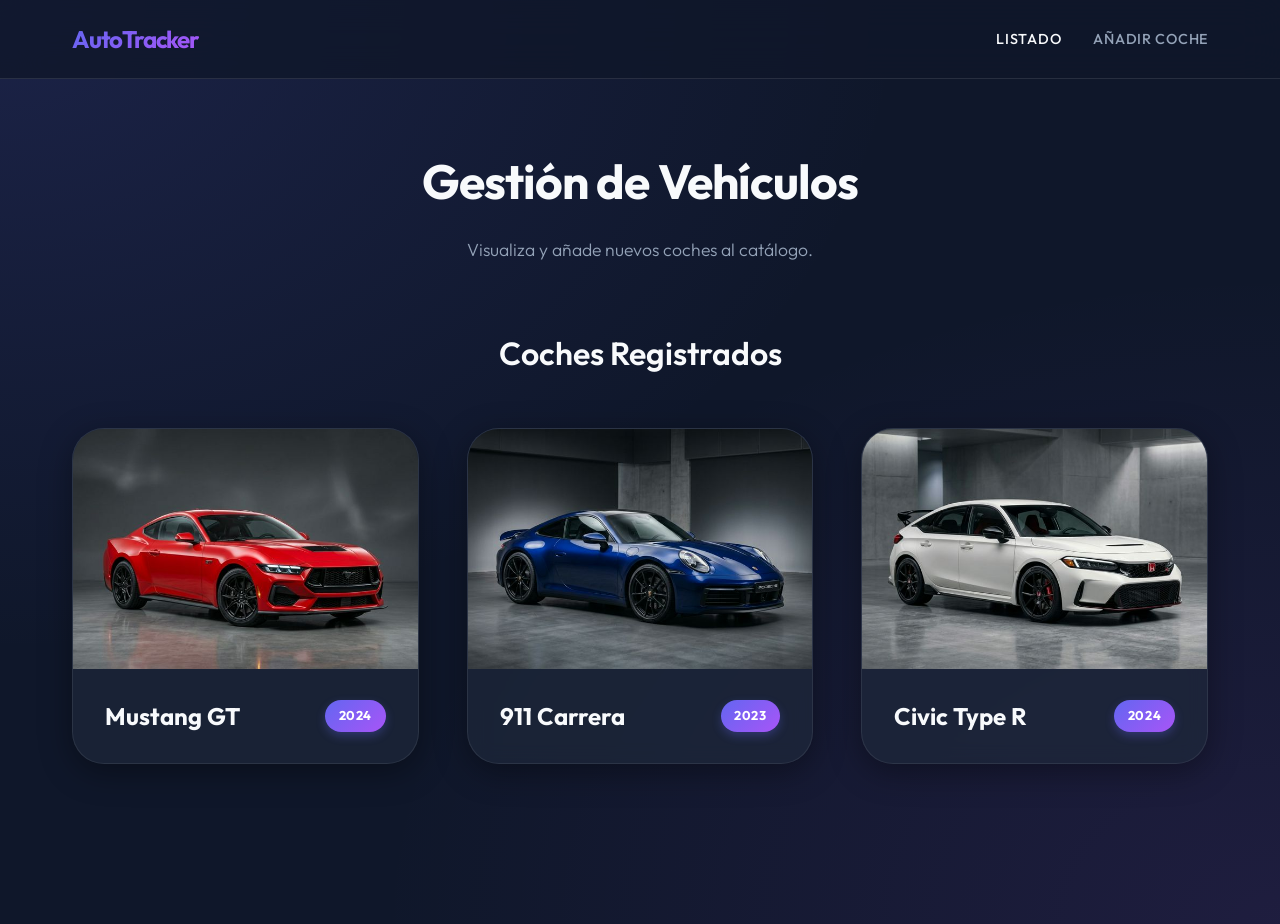
<file: web/index.html>
<!DOCTYPE html>
<html lang="es">
<head>
    <meta charset="UTF-8">
    <meta name="viewport" content="width=device-width, initial-scale=1.0">
    <meta name="description" content="Catálogo de coches modernos con listado y formulario para añadir nuevos vehículos">
    <title>Catálogo de Coches</title>
    <link rel="stylesheet" href="styles.css">
    <link href="https://fonts.googleapis.com/css2?family=Outfit:wght@300;400;500;600;700&family=Inter:wght@400;500;600&display=swap" rel="stylesheet">
</head>
<body>
    <nav class="navbar">
        <div class="nav-content">
            <h1 class="logo">AutoTracker</h1>
            <ul class="nav-links">
                <li><a href="index.html" class="active">Listado</a></li>
                <li><a href="nuevo_coche.html">Añadir Coche</a></li>
            </ul>
        </div>
    </nav>

    <main class="container">
        <!-- Dashboard Header -->
        <header class="dashboard-header">
            <h2>Gestión de Vehículos</h2>
            <p>Visualiza y añade nuevos coches al catálogo.</p>
        </header>

        <section id="listado" class="list-section">
            <div class="section-header">
                <h3>Coches Registrados</h3>
            </div>
            <div class="car-grid">
                <!-- Coche 1 -->
                <article class="car-card">
                    <div class="car-card-img">
                        <img src="img/ford_mustang.png" alt="Mustang GT">
                    </div>
                    <div class="car-card-content">
                        <div class="car-card-header">
                            <h4>Mustang GT</h4>
                            <span class="car-tag">2024</span>
                        </div>
                        <div class="car-details">
                            <div class="car-info">
                                <p><strong>Marca:</strong> Ford</p>
                                <p><strong>Modelo:</strong> Fastback</p>
                                <p><strong>Precio:</strong> <span class="price">$55,000</span></p>
                                <div class="color-info">
                                    <strong>Color:</strong>
                                    <div class="color-value">
                                        <span class="color-badge" style="background-color: #dc2626;"></span> Rojo
                                    </div>
                                </div>
                                <p><strong>Origen:</strong> Estados Unidos</p>
                            </div>
                            <div class="car-card-actions">
                                <button class="btn btn-secondary btn-sm" title="Editar">✏️ Editar</button>
                                <button class="btn btn-danger btn-sm" title="Eliminar">🗑️ Eliminar</button>
                            </div>
                        </div>
                    </div>
                </article>

                <!-- Coche 2 -->
                <article class="car-card">
                    <div class="car-card-img">
                        <img src="img/porsche_911.png" alt="911 Carrera">
                    </div>
                    <div class="car-card-content">
                        <div class="car-card-header">
                            <h4>911 Carrera</h4>
                            <span class="car-tag">2023</span>
                        </div>
                        <div class="car-details">
                            <div class="car-info">
                                <p><strong>Marca:</strong> Porsche</p>
                                <p><strong>Modelo:</strong> 992</p>
                                <p><strong>Precio:</strong> <span class="price">$114,400</span></p>
                                <div class="color-info">
                                    <strong>Color:</strong>
                                    <div class="color-value">
                                        <span class="color-badge" style="background-color: #2563eb;"></span> Azul
                                    </div>
                                </div>
                                <p><strong>Origen:</strong> Alemania</p>
                            </div>
                            <div class="car-card-actions">
                                <button class="btn btn-secondary btn-sm" title="Editar">✏️ Editar</button>
                                <button class="btn btn-danger btn-sm" title="Eliminar">🗑️ Eliminar</button>
                            </div>
                        </div>
                    </div>
                </article>

                <!-- Coche 3 -->
                <article class="car-card">
                    <div class="car-card-img">
                        <img src="img/honda_civic.png" alt="Civic Type R">
                    </div>
                    <div class="car-card-content">
                        <div class="car-card-header">
                            <h4>Civic Type R</h4>
                            <span class="car-tag">2024</span>
                        </div>
                        <div class="car-details">
                            <div class="car-info">
                                <p><strong>Marca:</strong> Honda</p>
                                <p><strong>Modelo:</strong> Hatchback</p>
                                <p><strong>Precio:</strong> <span class="price">$44,795</span></p>
                                <div class="color-info">
                                    <strong>Color:</strong>
                                    <div class="color-value">
                                        <span class="color-badge" style="background-color: #f8fafc; border: 1px solid #cbd5e1;"></span> Blanco
                                    </div>
                                </div>
                                <p><strong>Origen:</strong> Japón</p>
                            </div>
                            <div class="car-card-actions">
                                <button class="btn btn-secondary btn-sm" title="Editar">✏️ Editar</button>
                                <button class="btn btn-danger btn-sm" title="Eliminar">🗑️ Eliminar</button>
                            </div>
                        </div>
                    </div>
                </article>
            </div>
        </section>


    </main>

    <script>
        document.addEventListener('DOMContentLoaded', () => {
            const carCards = document.querySelectorAll('.car-card');
            carCards.forEach(card => {
                card.addEventListener('click', (e) => {
                    // Evitar que el click en los botones de acción expanda/contraiga la tarjeta
                    if (!e.target.closest('button')) {
                        // Comprobar si esta carta ya está abierta para cerrarla, si no, cerramos las de más y abrimos
                        const isExpanded = card.classList.contains('expanded');
                        
                        // Cerramos todas
                        carCards.forEach(c => c.classList.remove('expanded'));
                        
                        // Si no estaba abierta, la abrimos
                        if (!isExpanded) {
                            card.classList.add('expanded');
                        }
                    }
                });
            });
        });
    </script>
</body>
</html>
</file>
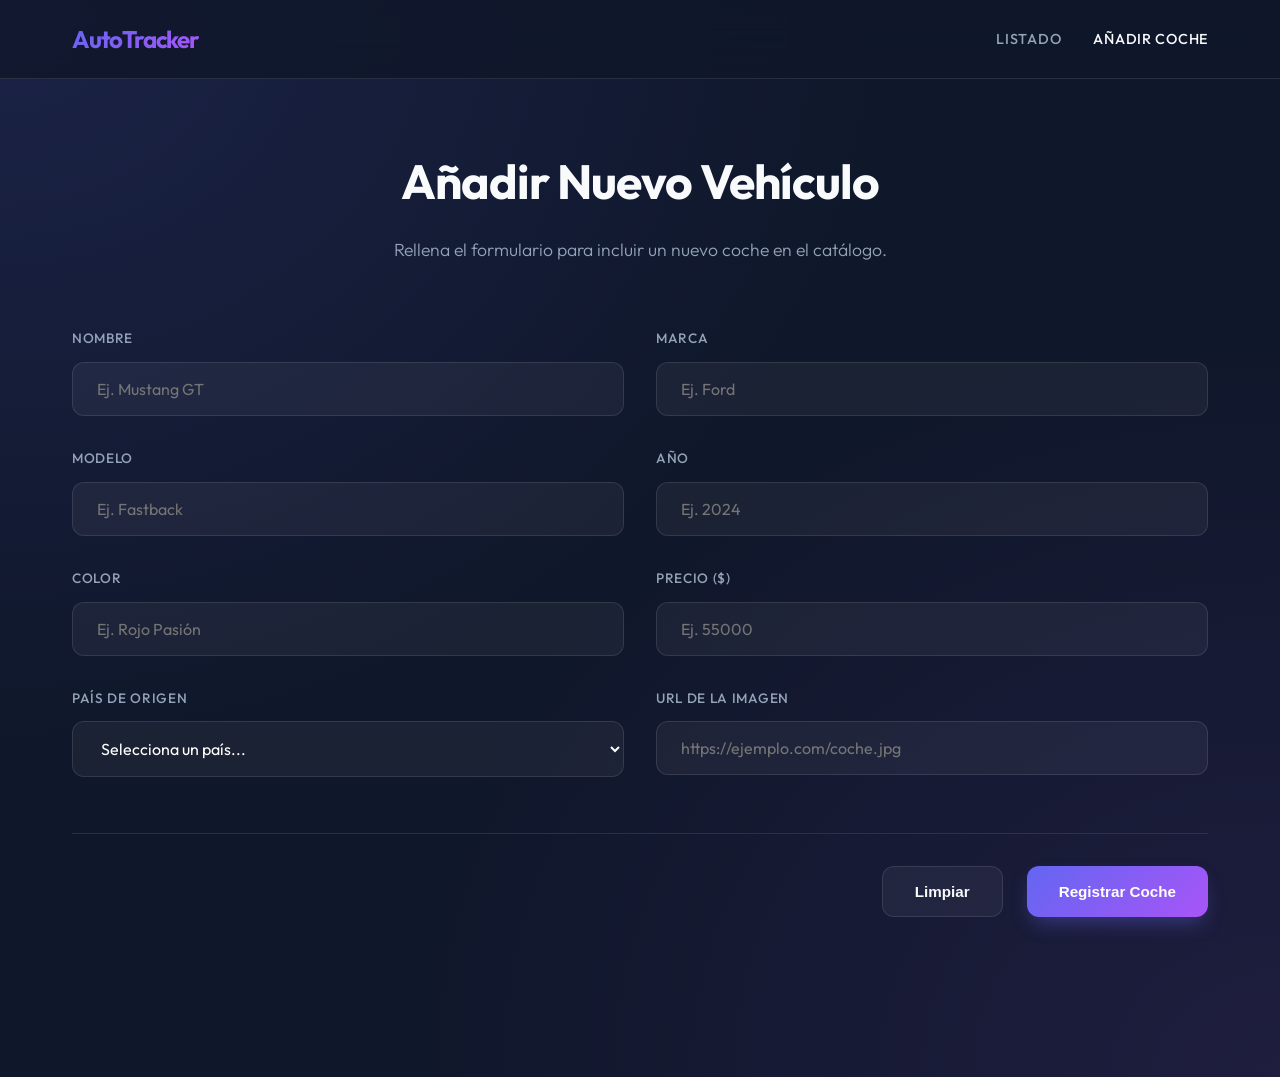
<file: web/nuevo_coche.html>
<!DOCTYPE html>
<html lang="es">
<head>
    <meta charset="UTF-8">
    <meta name="viewport" content="width=device-width, initial-scale=1.0">
    <meta name="description" content="Catálogo de coches modernos con listado y formulario para añadir nuevos vehículos">
    <title>Añadir Nuevo Coche</title>
    <link rel="stylesheet" href="styles.css">
    <link href="https://fonts.googleapis.com/css2?family=Outfit:wght@300;400;500;600;700&family=Inter:wght@400;500;600&display=swap" rel="stylesheet">
</head>
<body>
    <nav class="navbar">
        <div class="nav-content">
            <h1 class="logo">AutoTracker</h1>
            <ul class="nav-links">
                <li><a href="index.html">Listado</a></li>
                <li><a href="nuevo_coche.html" class="active">Añadir Coche</a></li>
            </ul>
        </div>
    </nav>

    <main class="container">
        <!-- Dashboard Header -->
        <header class="dashboard-header">
            <h2>Añadir Nuevo Vehículo</h2>
            <p>Rellena el formulario para incluir un nuevo coche en el catálogo.</p>
        </header>

        <!-- Section: Formulario -->
        <section id="nuevo" class="card">
            <form class="car-form">
                <div class="form-grid">
                    <div class="form-group">
                        <label for="nombre">Nombre</label>
                        <input type="text" id="nombre" name="nombre" placeholder="Ej. Mustang GT" required>
                    </div>
                    
                    <div class="form-group">
                        <label for="marca">Marca</label>
                        <input type="text" id="marca" name="marca" placeholder="Ej. Ford" required>
                    </div>

                    <div class="form-group">
                        <label for="modelo">Modelo</label>
                        <input type="text" id="modelo" name="modelo" placeholder="Ej. Fastback" required>
                    </div>

                    <div class="form-group">
                        <label for="anio">Año</label>
                        <input type="number" id="anio" name="anio" min="1886" max="2100" placeholder="Ej. 2024" required>
                    </div>

                    <div class="form-group">
                        <label for="color">Color</label>
                        <input type="text" id="color" name="color" placeholder="Ej. Rojo Pasión" required>
                    </div>

                    <div class="form-group">
                        <label for="precio">Precio ($)</label>
                        <input type="number" id="precio" name="precio" placeholder="Ej. 55000" min="0" required>
                    </div>

                    <div class="form-group">
                        <label for="pais">País de Origen</label>
                        <select id="pais" name="pais" required>
                            <option value="">Selecciona un país...</option>
                            <option value="Alemania">Alemania</option>
                            <option value="Corea del Sur">Corea del Sur</option>
                            <option value="Estados Unidos">Estados Unidos</option>
                            <option value="Francia">Francia</option>
                            <option value="Italia">Italia</option>
                            <option value="Japón">Japón</option>
                            <option value="Reino Unido">Reino Unido</option>
                            <option value="Otro">Otro</option>
                        </select>
                    </div>

                    <div class="form-group">
                        <label for="imagen">URL de la Imagen</label>
                        <input type="url" id="imagen" name="imagen" placeholder="https://ejemplo.com/coche.jpg">
                    </div>
                </div>

                <div class="form-actions">
                    <button type="reset" class="btn btn-secondary">Limpiar</button>
                    <button type="submit" class="btn btn-primary">Registrar Coche</button>
                </div>
            </form>
        </section>
    </main>
</body>
</html>
</file>
<file: web/styles.css>
/* Design System & Variables */
:root {
    --primary-color: #6366f1;     /* Indigo 500 */
    --primary-gradient: linear-gradient(135deg, #6366f1 0%, #a855f7 100%);
    --bg-color: #0f172a;          /* Slate 900 */
    --card-bg: rgba(30, 41, 59, 0.7); /* Slate 800 with transparency */
    --surface-bg: rgba(255, 255, 255, 0.03);
    
    --text-main: #f8fafc;         /* Slate 50 */
    --text-muted: #94a3b8;        /* Slate 400 */
    
    --border-color: rgba(255, 255, 255, 0.1);
    --glass-border: rgba(255, 255, 255, 0.08);
    
    --shadow-soft: 0 8px 32px 0 rgba(0, 0, 0, 0.37);
    --shadow-inner: inset 0 1px 1px 0 rgba(255, 255, 255, 0.05);
    
    --radius-md: 12px;
    --radius-lg: 24px;
    --radius-xl: 32px;
    
    --transition: all 0.4s cubic-bezier(0.4, 0, 0.2, 1);
}

* {
    margin: 0;
    padding: 0;
    box-sizing: border-box;
}

body {
    font-family: 'Outfit', 'Inter', sans-serif;
    background-color: var(--bg-color);
    background-image: 
        radial-gradient(at 0% 0%, rgba(99, 102, 241, 0.15) 0px, transparent 50%),
        radial-gradient(at 100% 100%, rgba(168, 85, 247, 0.1) 0px, transparent 50%);
    color: var(--text-main);
    line-height: 1.6;
    min-height: 100vh;
    -webkit-font-smoothing: antialiased;
}

/* Navbar */
.navbar {
    background: rgba(15, 23, 42, 0.8);
    backdrop-filter: blur(20px);
    -webkit-backdrop-filter: blur(20px);
    border-bottom: 1px solid var(--border-color);
    position: sticky;
    top: 0;
    z-index: 100;
}

.nav-content {
    max-width: 1200px;
    margin: 0 auto;
    padding: 1.25rem 2rem;
    display: flex;
    justify-content: space-between;
    align-items: center;
}

.logo {
    font-size: 1.5rem;
    font-weight: 700;
    background: var(--primary-gradient);
    background-clip: text;
    -webkit-background-clip: text;
    -webkit-text-fill-color: transparent;
    letter-spacing: -0.05em;
}

.nav-links {
    list-style: none;
    display: flex;
    gap: 2rem;
}

.nav-links a {
    text-decoration: none;
    color: var(--text-muted);
    font-weight: 500;
    transition: var(--transition);
    font-size: 0.9rem;
    letter-spacing: 0.05em;
    text-transform: uppercase;
}

.nav-links a:hover, .nav-links a.active {
    color: var(--text-main);
}

/* Container */
.container {
    max-width: 1200px;
    margin: 0 auto;
    padding: 4rem 2rem;
}

.dashboard-header {
    margin-bottom: 4rem;
    text-align: center;
}

.dashboard-header h2 {
    font-size: 3rem;
    font-weight: 700;
    letter-spacing: -0.02em;
    margin-bottom: 1rem;
}

.dashboard-header p {
    color: var(--text-muted);
    font-size: 1.1rem;
    font-weight: 300;
}

/* Sections */
.list-section, .card {
    margin-bottom: 6rem;
}

.section-header {
    text-align: center;
    margin-bottom: 3rem;
}

.section-header h3 {
    font-size: 2rem;
    font-weight: 600;
}

/* Car Cards */
.car-grid {
    display: grid;
    grid-template-columns: repeat(auto-fill, minmax(340px, 1fr));
    gap: 3rem;
}

.car-card {
    background: var(--card-bg);
    backdrop-filter: blur(10px);
    -webkit-backdrop-filter: blur(10px);
    border: 1px solid var(--glass-border);
    border-radius: var(--radius-xl);
    overflow: hidden;
    transition: var(--transition);
    box-shadow: var(--shadow-soft), var(--shadow-inner);
    display: flex;
    flex-direction: column;
    cursor: pointer;
}

.car-card:hover {
    transform: translateY(-10px) scale(1.02);
    border-color: rgba(99, 102, 241, 0.3);
}

.car-card-img {
    width: 100%;
    height: 240px;
    overflow: hidden;
    position: relative;
}

.car-card-img img {
    width: 100%;
    height: 100%;
    object-fit: cover;
    transition: var(--transition);
}

.car-card:hover .car-card-img img {
    transform: scale(1.1);
}

.car-card-content {
    padding: 1.75rem 2rem;
    text-align: left;
}

.car-card-header {
    display: flex;
    justify-content: space-between;
    align-items: center;
}

.car-card-header h4 {
    font-size: 1.5rem;
    font-weight: 700;
    margin-bottom: 0;
    color: var(--text-main);
}

.car-tag {
    font-size: 0.8rem;
    font-weight: 700;
    color: #fff;
    background: var(--primary-gradient);
    text-transform: uppercase;
    letter-spacing: 0.05em;
    padding: 0.35rem 0.85rem;
    border-radius: 999px;
    box-shadow: 0 4px 10px rgba(99, 102, 241, 0.3);
}

.car-details {
    max-height: 0;
    opacity: 0;
    overflow: hidden;
    transition: all 0.5s ease-in-out;
}

.car-card.expanded .car-details {
    max-height: 1000px;
    opacity: 1;
    border-top: 1px solid var(--glass-border);
    margin-top: 1.5rem;
    padding-top: 1.5rem;
}

.car-info {
    margin-bottom: 1.5rem;
}

.car-info p, .color-info {
    display: flex;
    justify-content: space-between;
    align-items: center;
    padding: 0.85rem 0;
    border-bottom: 1px solid var(--glass-border);
    font-size: 0.95rem;
    color: var(--text-muted);
}

.car-info p:last-child {
    border-bottom: none;
}

.car-info strong {
    color: var(--text-main);
    font-weight: 500;
}

.price {
    font-size: 1.25rem;
    font-weight: 800;
    color: #fff;
    background: var(--primary-gradient);
    background-clip: text;
    -webkit-background-clip: text;
    -webkit-text-fill-color: transparent;
}

.color-badge {
    display: inline-block;
    width: 14px;
    height: 14px;
    border-radius: 50%;
    margin-right: 0.5rem;
    box-shadow: 0 0 10px rgba(0,0,0,0.5);
    vertical-align: middle;
}

.color-value {
    display: flex;
    align-items: center;
}

.car-card-actions {
    display: flex;
    gap: 1rem;
    margin-top: 1rem;
}

/* Form Styles */
.card.mt-8 {
    background: var(--surface-bg);
    border-radius: var(--radius-xl);
    padding: 3rem;
    max-width: 800px;
    margin: 0 auto;
}

.car-form {
    display: grid;
    gap: 2.5rem;
}

.form-actions {
    display: flex;
    justify-content: flex-end;
    gap: 1.5rem;
    margin-top: 1rem;
    padding-top: 2rem;
    border-top: 1px solid var(--border-color);
}

.form-grid {
    display: grid;
    grid-template-columns: repeat(2, 1fr);
    gap: 2rem;
}

@media (max-width: 768px) {
    .form-grid {
        grid-template-columns: 1fr;
    }
}

.form-group {
    display: flex;
    flex-direction: column;
    gap: 0.75rem;
}

.form-group label {
    font-size: 0.85rem;
    font-weight: 500;
    color: var(--text-muted);
    text-transform: uppercase;
    letter-spacing: 0.05em;
}

.form-group input, .form-group select {
    background: rgba(255, 255, 255, 0.05);
    border: 1px solid var(--border-color);
    padding: 1rem 1.5rem;
    border-radius: var(--radius-md);
    color: #fff;
    font-family: inherit;
    font-size: 1rem;
    transition: var(--transition);
}

.form-group input:focus, .form-group select:focus {
    outline: none;
    background: rgba(255, 255, 255, 0.08);
    border-color: var(--primary-color);
    box-shadow: 0 0 0 4px rgba(99, 102, 241, 0.15);
}

/* Buttons */
.btn {
    padding: 1rem 2rem;
    border-radius: var(--radius-md);
    font-weight: 600;
    font-size: 0.95rem;
    cursor: pointer;
    transition: var(--transition);
    border: none;
    display: flex;
    align-items: center;
    justify-content: center;
}

.btn-primary {
    background: var(--primary-gradient);
    color: white;
    box-shadow: 0 10px 20px -5px rgba(99, 102, 241, 0.4);
}

.btn-primary:hover {
    transform: translateY(-2px);
    box-shadow: 0 15px 25px -5px rgba(99, 102, 241, 0.5);
}

.btn-secondary {
    background: rgba(255, 255, 255, 0.05);
    color: #f8fafc;
    border: 1px solid var(--border-color);
}

.btn-secondary:hover {
    background: rgba(255, 255, 255, 0.1);
}

.btn-danger {
    background: rgba(239, 68, 68, 0.1);
    color: #ef4444;
}

.btn-danger:hover {
    background: rgba(239, 68, 68, 0.2);
}

.btn-sm {
    padding: 0.75rem 1.25rem;
    font-size: 0.85rem;
}

/* Animations */
@keyframes fadeInUp {
    from {
        opacity: 0;
        transform: translateY(20px);
    }
    to {
        opacity: 1;
        transform: translateY(0);
    }
}

.car-card {
    animation: fadeInUp 0.8s ease-out forwards;
}

.car-card:nth-child(1) { animation-delay: 0.1s; }
.car-card:nth-child(2) { animation-delay: 0.2s; }
.car-card:nth-child(3) { animation-delay: 0.3s; }
</file>
